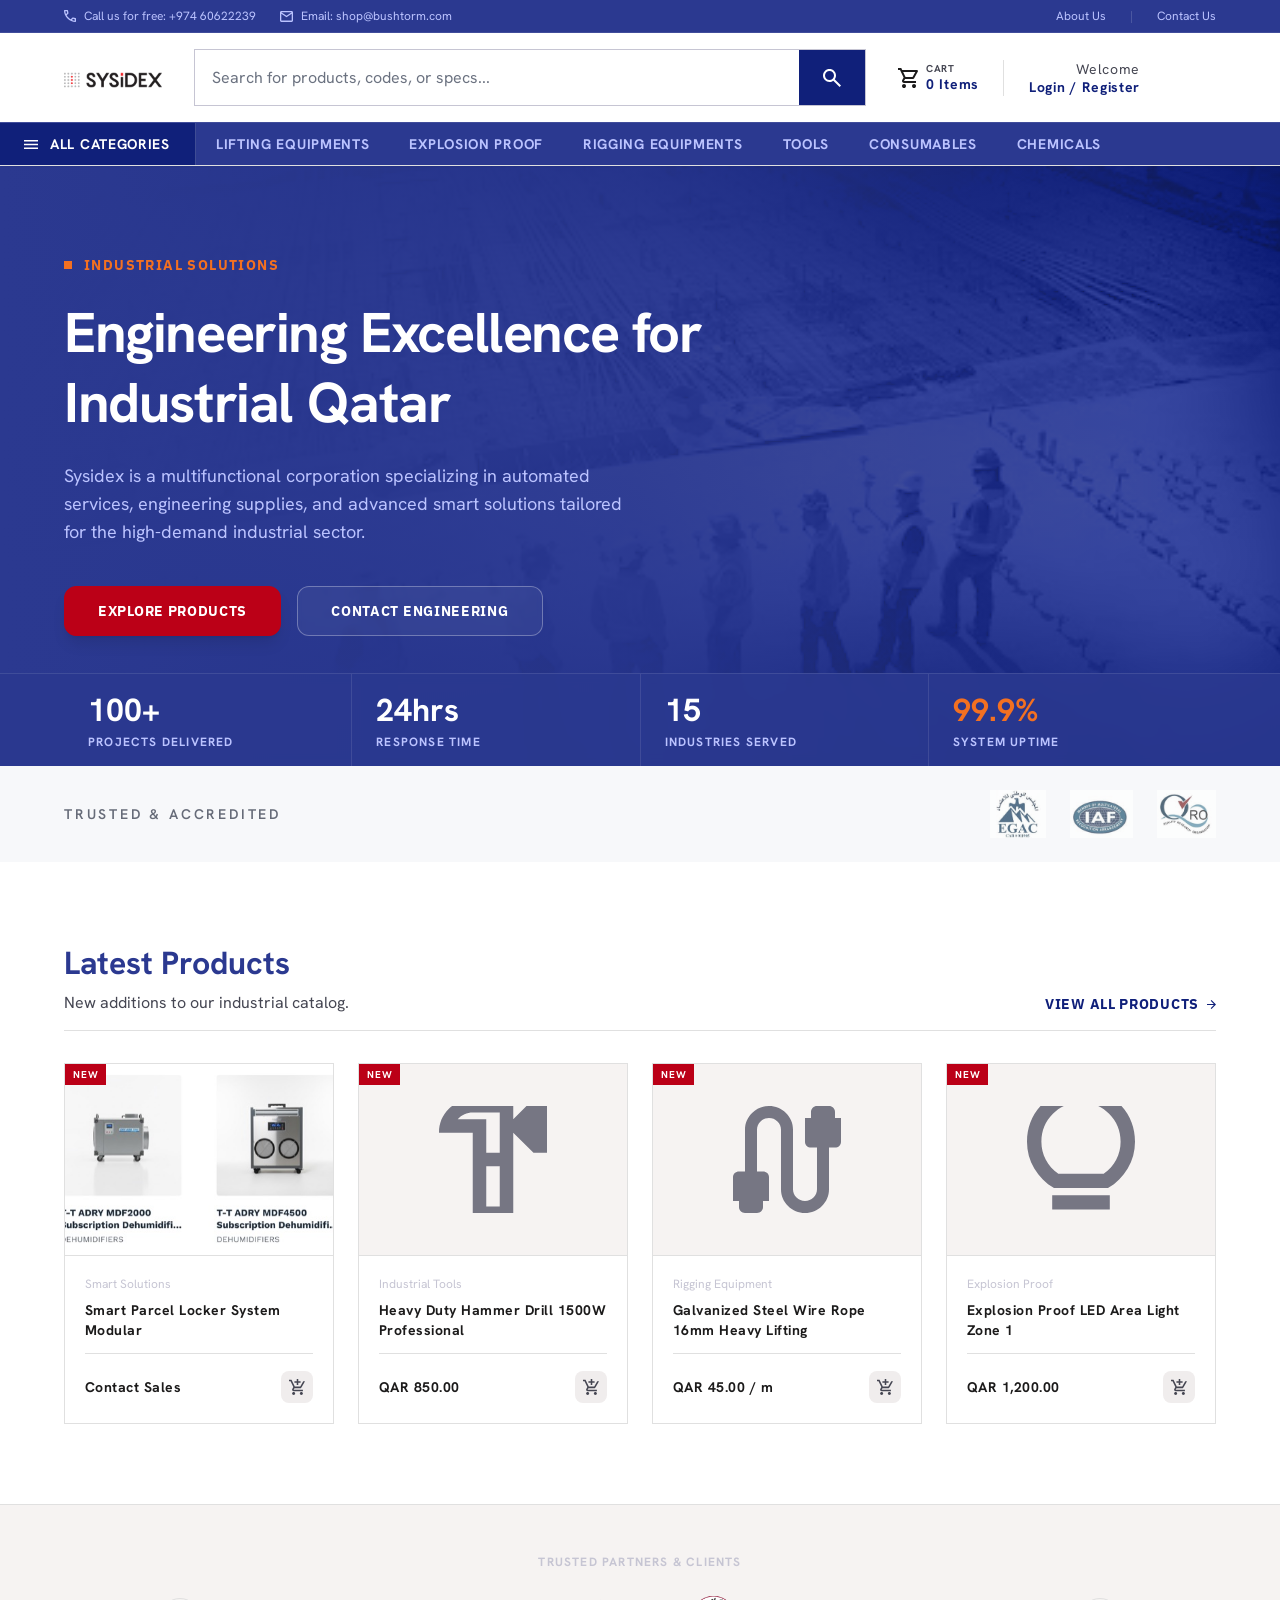
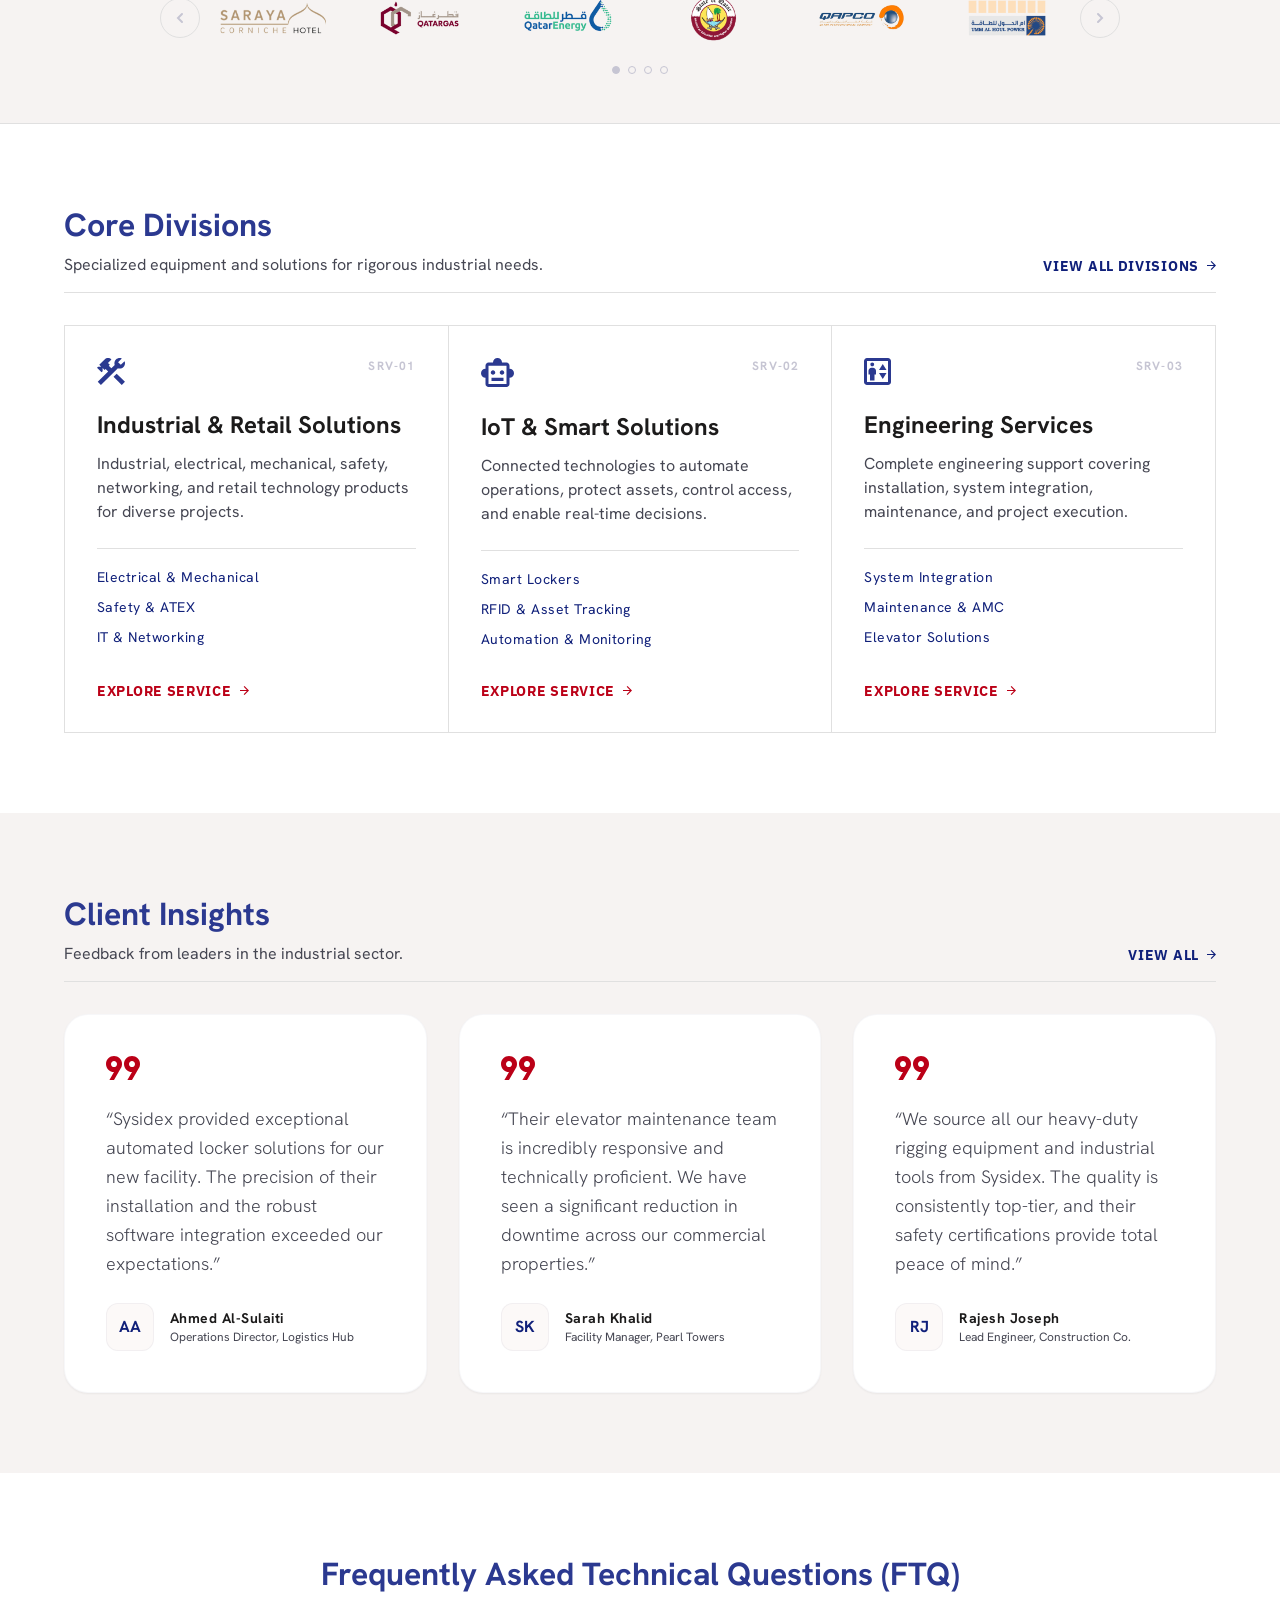
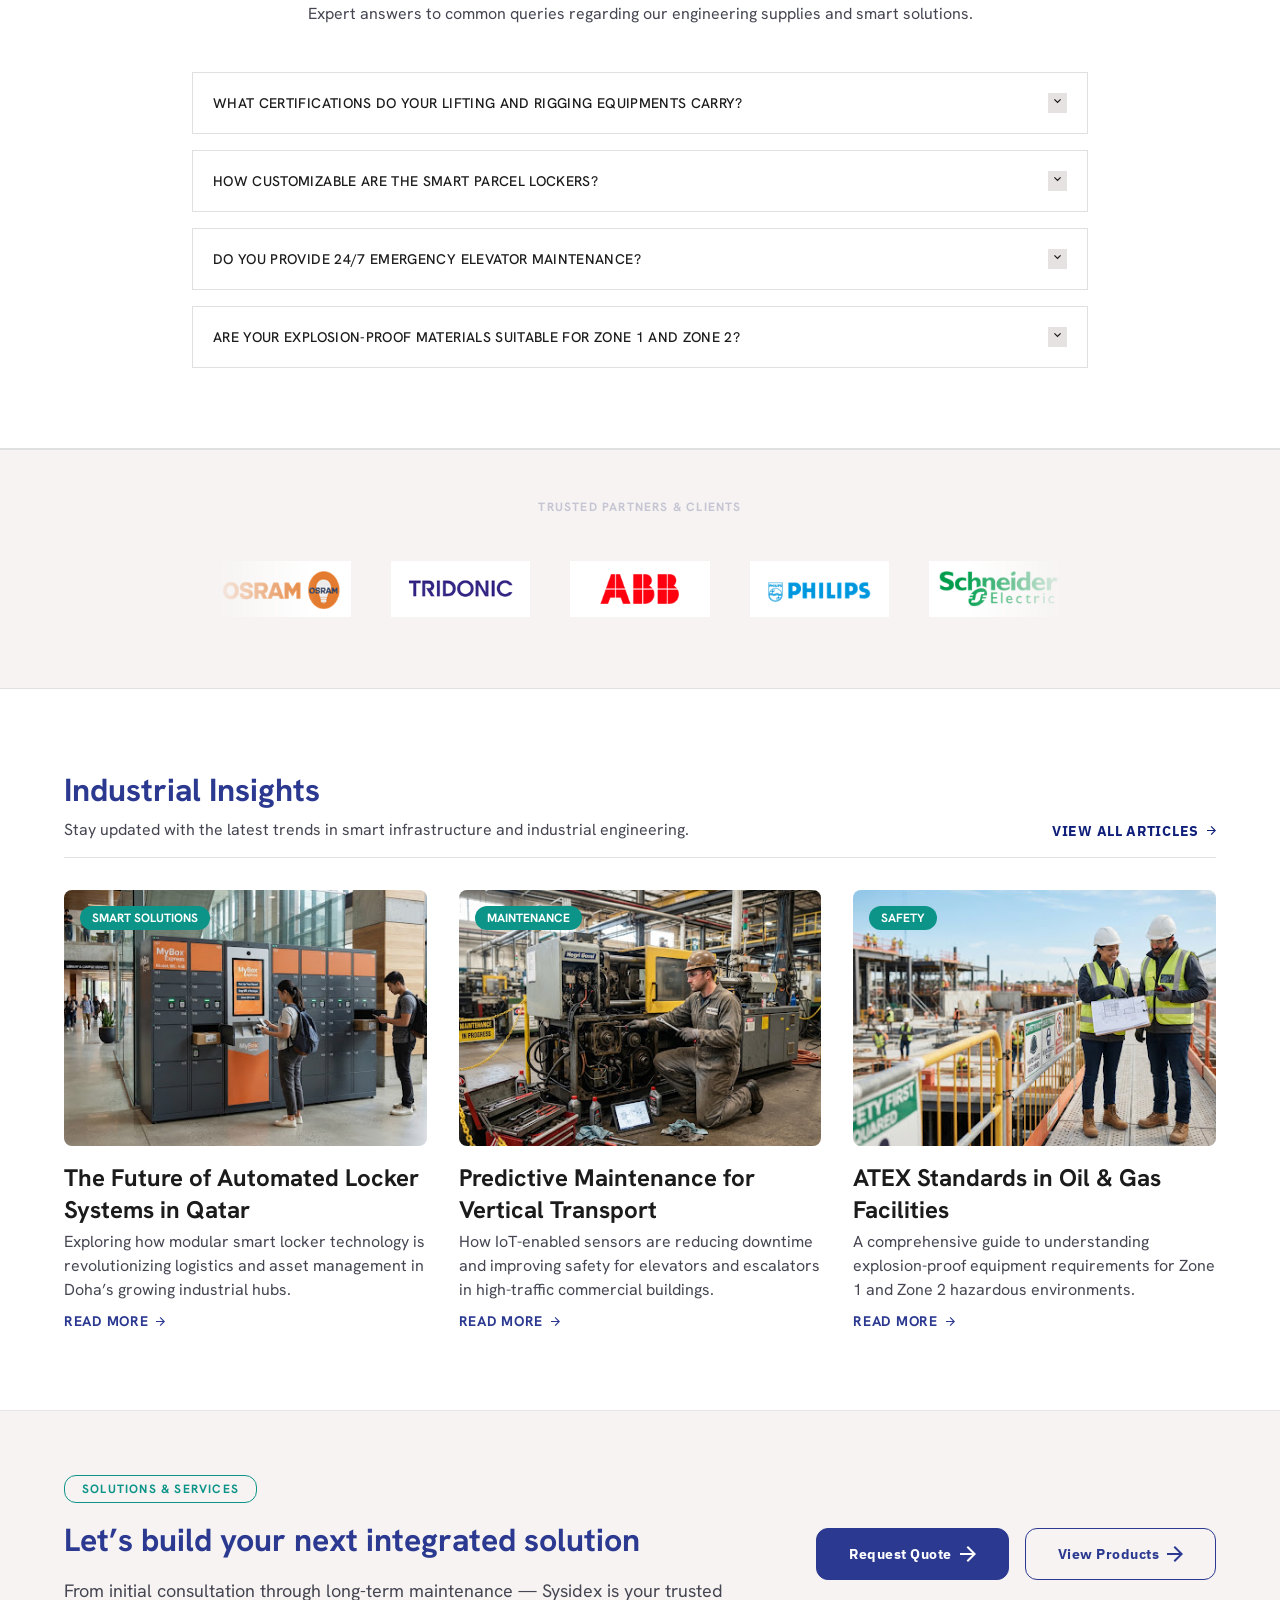
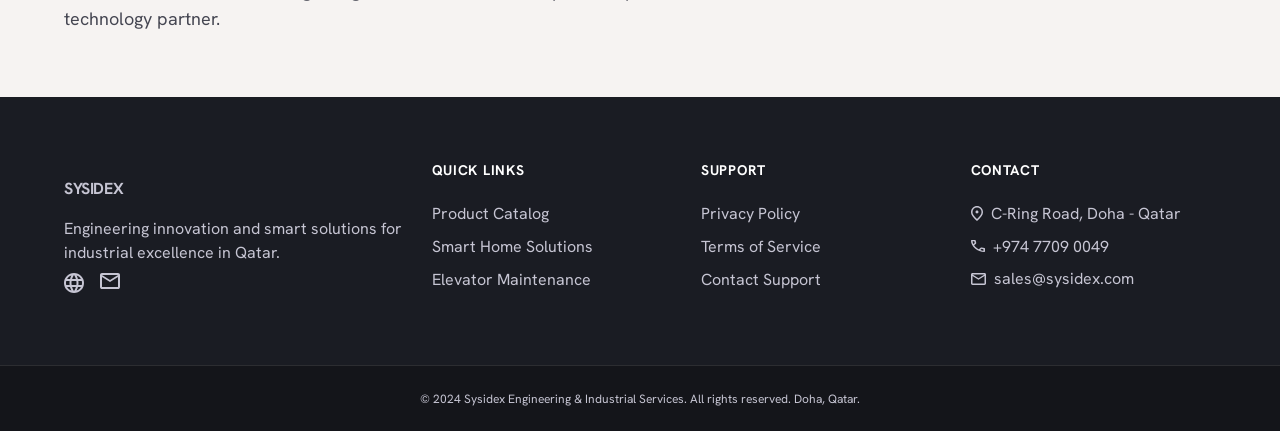
<file: index.html>
<!DOCTYPE html>
<html lang="en">
<head>
<!--
THESIS: An industrial B2B homepage rebuilt exactly from the approved Sysidex Figma comp — engineering trust over ornament.
OWN-WORLD: Sysidex indigo (#2b3990/#10207a) fields, signal-red CTAs, precise Hanken Grotesk headings paired with tracked IBM Plex Sans uppercase labels, hairline #e0e0e0 borders as the only ornament.
STORY: A Qatari industrial buyer lands, understands Sysidex spans tools/rigging/explosion-proof/smart/elevators in one vendor, sees proof (stats, partners, testimonials), and either explores the catalog or requests a quote.
FIRST VIEWPORT: Full-bleed indigo hero, eyebrow + two-line headline + subcopy + two CTAs on the left, faded industrial photo bleeding right, stats bar anchoring the bottom edge.
FORM: Comp reproduction (approved Figma comp is authoritative) — no direction roll, per new-work.md "comp is king".
FINISH: unreviewed and undocumented is unfinished; this build ends with the finish review, the verdict, and DESIGN.md.
-->
<meta charset="UTF-8">
<meta name="viewport" content="width=device-width, initial-scale=1.0">
<title>Sysidex — Engineering Excellence for Industrial Qatar</title>
<meta name="description" content="Sysidex is a multifunctional corporation specializing in automated services, engineering supplies, and advanced smart solutions for Qatar's industrial sector.">
<link rel="preconnect" href="https://fonts.googleapis.com">
<link rel="preconnect" href="https://fonts.gstatic.com" crossorigin>
<link href="https://fonts.googleapis.com/css2?family=Hanken+Grotesk:wght@300;400;500;600;700&family=IBM+Plex+Sans:wght@700&display=swap" rel="stylesheet">
<link rel="stylesheet" href="css/style.css">
<link rel="preload" as="image" href="assets/images/hero-bg.png" fetchpriority="high">
</head>
<body>

<a class="skip-link" href="#main">Skip to content</a>

<header class="site-header">
  <div class="utility-bar">
    <div class="row">
      <div class="utility-left">
        <a class="utility-item" href="tel:+97460622239">
          <img src="assets/icons/icon-phone-small.svg" alt="" width="12" height="12">
          <span>Call us for free: +974 60622239</span>
        </a>
        <a class="utility-item" href="mailto:shop@bushtorm.com">
          <img src="assets/icons/icon-mail-small.svg" alt="" width="13" height="11">
          <span>Email: shop@bushtorm.com</span>
        </a>
      </div>
      <div class="utility-right">
        <a href="#about">About Us</a>
        <span class="divider" aria-hidden="true">|</span>
        <a href="#contact">Contact Us</a>
      </div>
    </div>
  </div>

  <div class="main-header">
    <div class="row">
      <a href="index.html" class="brand-logo">
        <img src="assets/images/logo-sysidex.png" alt="Sysidex" width="98" height="40">
      </a>

      <form class="search-bar" role="search" action="#" onsubmit="return false;">
        <label class="visually-hidden" for="site-search">Search for products, codes, or specs</label>
        <input id="site-search" type="search" placeholder="Search for products, codes, or specs...">
        <button type="submit" aria-label="Search">
          <img src="assets/icons/icon-search.svg" alt="" width="18" height="18">
        </button>
      </form>

      <div class="cart-account">
        <a href="#cart" class="cart-link">
          <img src="assets/icons/icon-cart.svg" alt="" width="20" height="20">
          <span class="cart-copy">
            <span class="cart-label">CART</span>
            <span class="cart-count">0 Items</span>
          </span>
        </a>
        <div class="account-block">
          <span class="account-welcome">Welcome</span>
          <a href="#login" class="account-login">Login / Register</a>
        </div>
      </div>

      <button class="mobile-nav-toggle" aria-expanded="false" aria-controls="mobile-nav" aria-label="Open menu">
        <span></span><span></span><span></span>
      </button>
    </div>
  </div>

  <nav class="nav-bar" aria-label="Primary">
    <div class="row nav-row">
      <button class="all-categories">
        <img src="assets/icons/icon-grid.svg" alt="" width="14" height="9">
        <span>All Categories</span>
      </button>
      <ul class="nav-links">
        <li><a href="#lifting">Lifting Equipments</a></li>
        <li><a href="#explosion-proof">Explosion Proof</a></li>
        <li><a href="#rigging">Rigging Equipments</a></li>
        <li><a href="#tools">Tools</a></li>
        <li><a href="#consumables">Consumables</a></li>
        <li><a href="#chemicals">Chemicals</a></li>
      </ul>
    </div>
  </nav>

  <div id="mobile-nav" class="mobile-nav" hidden>
    <ul>
      <li><a href="#lifting">Lifting Equipments</a></li>
      <li><a href="#explosion-proof">Explosion Proof</a></li>
      <li><a href="#rigging">Rigging Equipments</a></li>
      <li><a href="#tools">Tools</a></li>
      <li><a href="#consumables">Consumables</a></li>
      <li><a href="#chemicals">Chemicals</a></li>
      <li class="mobile-nav-divider"></li>
      <li><a href="#about">About Us</a></li>
      <li><a href="#contact">Contact Us</a></li>
    </ul>
  </div>
</header>

<main id="main">

  <section class="hero" aria-label="Introduction">
    <div class="hero-media" aria-hidden="true">
      <img src="assets/images/hero-bg.png" alt="" width="512" height="232" fetchpriority="high">
      <div class="hero-gradient"></div>
    </div>
    <div class="hero-content">
      <p class="eyebrow"><span class="eyebrow-dot"></span>Industrial Solutions</p>
      <h1>Engineering Excellence for<br>Industrial Qatar</h1>
      <p class="hero-copy">Sysidex is a multifunctional corporation specializing in automated services, engineering supplies, and advanced smart solutions tailored for the high-demand industrial sector.</p>
      <div class="hero-actions">
        <a href="#products" class="btn btn-primary">Explore Products</a>
        <a href="#contact" class="btn btn-ghost">Contact Engineering</a>
      </div>
    </div>
    <div class="hero-stats">
      <div class="row stats-row">
        <div class="stat">
          <span class="stat-value">100+</span>
          <span class="stat-label">Projects Delivered</span>
        </div>
        <div class="stat">
          <span class="stat-value">24hrs</span>
          <span class="stat-label">Response Time</span>
        </div>
        <div class="stat">
          <span class="stat-value">15</span>
          <span class="stat-label">Industries Served</span>
        </div>
        <div class="stat">
          <span class="stat-value stat-accent">99.9%</span>
          <span class="stat-label">System Uptime</span>
        </div>
      </div>
    </div>
  </section>

  <section class="awards" aria-label="Trusted and accredited">
    <div class="section-inner awards-inner">
      <p class="awards-label">Trusted &amp; Accredited</p>
      <div class="awards-badges">
        <img src="assets/icons/badge-egac.png" alt="EGAC Accreditation" width="84" height="64">
        <img src="assets/icons/badge-iaf.png" alt="IAF Member — Multilateral Recognition Arrangement" width="84" height="64">
        <img src="assets/icons/badge-qro.png" alt="QRO — Quality Research Organization" width="84" height="64">
      </div>
    </div>
  </section>

  <section class="products" id="products" aria-labelledby="products-heading">
    <div class="section-inner">
      <div class="section-head">
        <div>
          <h2 id="products-heading">Latest Products</h2>
          <p class="section-sub">New additions to our industrial catalog.</p>
        </div>
        <a href="#" class="text-link">
          View All Products
          <img src="assets/icons/icon-chevron-right.svg" alt="" width="9" height="9">
        </a>
      </div>

      <div class="product-grid">
        <article class="product-card">
          <div class="product-media has-image">
            <img src="assets/images/product-locker.jpg" alt="Smart Parcel Locker System Modular" width="900" height="281" loading="lazy">
            <span class="badge badge-new">New</span>
          </div>
          <div class="product-body">
            <p class="product-category">Smart Solutions</p>
            <h3 class="product-title">Smart Parcel Locker System Modular</h3>
            <div class="product-foot">
              <span class="product-price product-price--cta">Contact Sales</span>
              <button class="icon-btn" aria-label="Add Smart Parcel Locker System Modular to cart">
                <img src="assets/icons/icon-add-cart.svg" alt="" width="16" height="16">
              </button>
            </div>
          </div>
        </article>

        <article class="product-card">
          <div class="product-media">
            <img src="assets/icons/icon-drill.svg" alt="" class="product-glyph" width="32" height="36">
            <span class="badge badge-new">New</span>
          </div>
          <div class="product-body">
            <p class="product-category">Industrial Tools</p>
            <h3 class="product-title">Heavy Duty Hammer Drill 1500W Professional</h3>
            <div class="product-foot">
              <span class="product-price">QAR 850.00</span>
              <button class="icon-btn" aria-label="Add Heavy Duty Hammer Drill 1500W Professional to cart">
                <img src="assets/icons/icon-add-cart.svg" alt="" width="16" height="16">
              </button>
            </div>
          </div>
        </article>

        <article class="product-card">
          <div class="product-media">
            <img src="assets/icons/icon-rope.svg" alt="" class="product-glyph" width="36" height="36">
            <span class="badge badge-new">New</span>
          </div>
          <div class="product-body">
            <p class="product-category">Rigging Equipment</p>
            <h3 class="product-title">Galvanized Steel Wire Rope 16mm Heavy Lifting</h3>
            <div class="product-foot">
              <span class="product-price">QAR 45.00 / m</span>
              <button class="icon-btn" aria-label="Add Galvanized Steel Wire Rope 16mm Heavy Lifting to cart">
                <img src="assets/icons/icon-add-cart.svg" alt="" width="16" height="16">
              </button>
            </div>
          </div>
        </article>

        <article class="product-card">
          <div class="product-media">
            <img src="assets/icons/icon-light.svg" alt="" class="product-glyph" width="30" height="40">
            <span class="badge badge-new">New</span>
          </div>
          <div class="product-body">
            <p class="product-category">Explosion Proof</p>
            <h3 class="product-title">Explosion Proof LED Area Light Zone 1</h3>
            <div class="product-foot">
              <span class="product-price">QAR 1,200.00</span>
              <button class="icon-btn" aria-label="Add Explosion Proof LED Area Light Zone 1 to cart">
                <img src="assets/icons/icon-add-cart.svg" alt="" width="16" height="16">
              </button>
            </div>
          </div>
        </article>
      </div>
    </div>
  </section>

  <section class="partners partners-carousel" aria-label="Trusted partners and clients">
    <p class="partners-label">Trusted Partners &amp; Clients</p>
    <div class="carousel">
      <button class="carousel-nav carousel-nav--prev" type="button" aria-label="Previous partners">
        <img src="assets/icons/icon-chevron-left-nav.svg" alt="" width="16" height="16">
      </button>
      <div class="carousel-track">
        <img src="assets/images/partner-saraya.png" alt="Saraya Corniche Hotel" width="149" height="78" loading="lazy">
        <img src="assets/images/partner-qatargas.png" alt="Qatargas" width="134" height="70" loading="lazy">
        <img src="assets/images/partner-qatarenergy.png" alt="QatarEnergy" width="134" height="70" loading="lazy">
        <img src="assets/images/partner-moehe.png" alt="Ministry of Education and Higher Education, State of Qatar" width="134" height="70" loading="lazy">
        <img src="assets/images/partner-qapco.png" alt="QAPCO — Qatar Petrochemical Company" width="134" height="70" loading="lazy">
        <img src="assets/images/partner-ummalhoul.png" alt="Umm Al Houl Power" width="149" height="78" loading="lazy">
      </div>
      <button class="carousel-nav carousel-nav--next" type="button" aria-label="Next partners">
        <img src="assets/icons/icon-chevron-right-nav.svg" alt="" width="16" height="16">
      </button>
    </div>
    <div class="carousel-dots" role="tablist" aria-label="Partner slides">
      <span class="dot is-active"></span>
      <span class="dot"></span>
      <span class="dot"></span>
      <span class="dot"></span>
    </div>
  </section>

  <section class="divisions" id="divisions" aria-labelledby="divisions-heading">
    <div class="section-inner">
      <div class="section-head">
        <div>
          <h2 id="divisions-heading">Core Divisions</h2>
          <p class="section-sub">Specialized equipment and solutions for rigorous industrial needs.</p>
        </div>
        <a href="#" class="text-link">
          View All Divisions
          <img src="assets/icons/icon-chevron-right.svg" alt="" width="9" height="9">
        </a>
      </div>

      <div class="division-grid">
        <article class="division-card">
          <div class="division-top">
            <img src="assets/icons/icon-div-tools.svg" alt="" class="division-icon" width="28" height="27">
            <span class="division-tag">SRV-01</span>
          </div>
          <h3>Industrial &amp; Retail Solutions</h3>
          <p>Industrial, electrical, mechanical, safety, networking, and retail technology products for diverse projects.</p>
          <ul class="division-list">
            <li><a href="#">Electrical &amp; Mechanical <img src="assets/icons/icon-chevron-tiny.svg" alt="" width="4" height="7"></a></li>
            <li><a href="#">Safety &amp; ATEX <img src="assets/icons/icon-chevron-tiny.svg" alt="" width="4" height="7"></a></li>
            <li><a href="#">IT &amp; Networking <img src="assets/icons/icon-chevron-tiny.svg" alt="" width="4" height="7"></a></li>
          </ul>
          <a href="#" class="division-link">
            Explore Service
            <img src="assets/icons/icon-chevron-red.svg" alt="" width="9" height="9">
          </a>
        </article>

        <article class="division-card">
          <div class="division-top">
            <img src="assets/icons/icon-div-smart.svg" alt="" class="division-icon" width="33" height="29">
            <span class="division-tag">SRV-02</span>
          </div>
          <h3>IoT &amp; Smart Solutions</h3>
          <p>Connected technologies to automate operations, protect assets, control access, and enable real-time decisions.</p>
          <ul class="division-list">
            <li><a href="#">Smart Lockers <img src="assets/icons/icon-chevron-tiny.svg" alt="" width="4" height="7"></a></li>
            <li><a href="#">RFID &amp; Asset Tracking <img src="assets/icons/icon-chevron-tiny.svg" alt="" width="4" height="7"></a></li>
            <li><a href="#">Automation &amp; Monitoring <img src="assets/icons/icon-chevron-tiny.svg" alt="" width="4" height="7"></a></li>
          </ul>
          <a href="#" class="division-link">
            Explore Service
            <img src="assets/icons/icon-chevron-red.svg" alt="" width="9" height="9">
          </a>
        </article>

        <article class="division-card">
          <div class="division-top">
            <img src="assets/icons/icon-div-elevator.svg" alt="" class="division-icon" width="27" height="27">
            <span class="division-tag">SRV-03</span>
          </div>
          <h3>Engineering Services</h3>
          <p>Complete engineering support covering installation, system integration, maintenance, and project execution.</p>
          <ul class="division-list">
            <li><a href="#">System Integration <img src="assets/icons/icon-chevron-tiny.svg" alt="" width="4" height="7"></a></li>
            <li><a href="#">Maintenance &amp; AMC <img src="assets/icons/icon-chevron-tiny.svg" alt="" width="4" height="7"></a></li>
            <li><a href="#">Elevator Solutions <img src="assets/icons/icon-chevron-tiny.svg" alt="" width="4" height="7"></a></li>
          </ul>
          <a href="#" class="division-link">
            Explore Service
            <img src="assets/icons/icon-chevron-red.svg" alt="" width="9" height="9">
          </a>
        </article>
      </div>
    </div>
  </section>

  <section class="testimonials" aria-labelledby="testimonials-heading">
    <div class="section-inner">
      <div class="section-head">
        <div>
          <h2 id="testimonials-heading">Client Insights</h2>
          <p class="section-sub">Feedback from leaders in the industrial sector.</p>
        </div>
        <a href="#" class="text-link">
          View All
          <img src="assets/icons/icon-chevron-right.svg" alt="" width="9" height="9">
        </a>
      </div>
      <div class="testimonial-grid">
        <figure class="testimonial-card">
          <img src="assets/icons/icon-quote.svg" alt="" class="quote-icon" width="34" height="24">
          <blockquote>
            <p>&ldquo;Sysidex provided exceptional automated locker solutions for our new facility. The precision of their installation and the robust software integration exceeded our expectations.&rdquo;</p>
          </blockquote>
          <figcaption>
            <span class="avatar">AA</span>
            <span class="author">
              <span class="author-name">Ahmed Al-Sulaiti</span>
              <span class="author-title">Operations Director, Logistics Hub</span>
            </span>
          </figcaption>
        </figure>

        <figure class="testimonial-card">
          <img src="assets/icons/icon-quote.svg" alt="" class="quote-icon" width="34" height="24">
          <blockquote>
            <p>&ldquo;Their elevator maintenance team is incredibly responsive and technically proficient. We have seen a significant reduction in downtime across our commercial properties.&rdquo;</p>
          </blockquote>
          <figcaption>
            <span class="avatar">SK</span>
            <span class="author">
              <span class="author-name">Sarah Khalid</span>
              <span class="author-title">Facility Manager, Pearl Towers</span>
            </span>
          </figcaption>
        </figure>

        <figure class="testimonial-card">
          <img src="assets/icons/icon-quote.svg" alt="" class="quote-icon" width="34" height="24">
          <blockquote>
            <p>&ldquo;We source all our heavy-duty rigging equipment and industrial tools from Sysidex. The quality is consistently top-tier, and their safety certifications provide total peace of mind.&rdquo;</p>
          </blockquote>
          <figcaption>
            <span class="avatar">RJ</span>
            <span class="author">
              <span class="author-name">Rajesh Joseph</span>
              <span class="author-title">Lead Engineer, Construction Co.</span>
            </span>
          </figcaption>
        </figure>
      </div>
    </div>
  </section>

  <section class="faq" aria-labelledby="faq-heading">
    <div class="faq-inner">
      <div class="faq-head">
        <h2 id="faq-heading">Frequently Asked Technical Questions (FTQ)</h2>
        <p>Expert answers to common queries regarding our engineering supplies and smart solutions.</p>
      </div>
      <div class="faq-list">
        <details class="faq-item">
          <summary>
            What certifications do your lifting and rigging equipments carry?
            <img src="assets/icons/icon-faq-toggle.svg" alt="" width="19" height="20">
          </summary>
          <p data-placeholder="true">Contact our engineering team for the current certification and inspection documentation for this equipment category.</p>
        </details>
        <details class="faq-item">
          <summary>
            How customizable are the smart parcel lockers?
            <img src="assets/icons/icon-faq-toggle.svg" alt="" width="19" height="20">
          </summary>
          <p data-placeholder="true">Contact our engineering team to discuss configuration options for compartment size, quantity, access method, and software integration.</p>
        </details>
        <details class="faq-item">
          <summary>
            Do you provide 24/7 emergency elevator maintenance?
            <img src="assets/icons/icon-faq-toggle.svg" alt="" width="19" height="20">
          </summary>
          <p data-placeholder="true">Contact our engineering team for details on AMC coverage and emergency call-out response for your site.</p>
        </details>
        <details class="faq-item">
          <summary>
            Are your explosion-proof materials suitable for Zone 1 and Zone 2?
            <img src="assets/icons/icon-faq-toggle.svg" alt="" width="19" height="20">
          </summary>
          <p data-placeholder="true">Contact our engineering team for the zone rating and datasheet of the specific explosion-proof product you need.</p>
        </details>
      </div>
    </div>
  </section>

  <section class="partners" aria-label="Trusted partners and clients">
    <p class="partners-label">Trusted Partners &amp; Clients</p>
    <div class="marquee marquee-static">
      <div class="marquee-track marquee-track-static">
        <img src="assets/images/partner-osram.png" alt="OSRAM" width="194" height="78" loading="lazy">
        <img src="assets/images/partner-tridonic.png" alt="Tridonic" width="194" height="78" loading="lazy">
        <img src="assets/images/partner-abb.png" alt="ABB" width="194" height="78" loading="lazy">
        <img src="assets/images/partner-philips.png" alt="Philips" width="194" height="78" loading="lazy">
        <img src="assets/images/partner-schneider.png" alt="Schneider Electric" width="194" height="78" loading="lazy">
      </div>
    </div>
  </section>

  <section class="insights" aria-labelledby="insights-heading">
    <div class="section-inner">
      <div class="section-head">
        <div>
          <h2 id="insights-heading">Industrial Insights</h2>
          <p class="section-sub">Stay updated with the latest trends in smart infrastructure and industrial engineering.</p>
        </div>
        <a href="#" class="text-link">
          View All Articles
          <img src="assets/icons/icon-chevron-right.svg" alt="" width="9" height="9">
        </a>
      </div>

      <div class="blog-grid">
        <article class="blog-card">
          <div class="blog-media">
            <img src="assets/images/blog-lockers.png" alt="" width="512" height="279" loading="lazy">
            <span class="blog-tag">Smart Solutions</span>
          </div>
          <h3>The Future of Automated Locker Systems in Qatar</h3>
          <p>Exploring how modular smart locker technology is revolutionizing logistics and asset management in Doha&rsquo;s growing industrial hubs.</p>
          <a href="#" class="blog-link">
            Read More
            <img src="assets/icons/icon-readmore-arrow.svg" alt="" width="9" height="9">
          </a>
        </article>

        <article class="blog-card">
          <div class="blog-media">
            <img src="assets/images/blog-maintenance.png" alt="" width="512" height="279" loading="lazy">
            <span class="blog-tag">Maintenance</span>
          </div>
          <h3>Predictive Maintenance for Vertical Transport</h3>
          <p>How IoT-enabled sensors are reducing downtime and improving safety for elevators and escalators in high-traffic commercial buildings.</p>
          <a href="#" class="blog-link">
            Read More
            <img src="assets/icons/icon-readmore-arrow.svg" alt="" width="9" height="9">
          </a>
        </article>

        <article class="blog-card">
          <div class="blog-media">
            <img src="assets/images/blog-safety.png" alt="" width="512" height="279" loading="lazy">
            <span class="blog-tag">Safety</span>
          </div>
          <h3>ATEX Standards in Oil &amp; Gas Facilities</h3>
          <p>A comprehensive guide to understanding explosion-proof equipment requirements for Zone 1 and Zone 2 hazardous environments.</p>
          <a href="#" class="blog-link">
            Read More
            <img src="assets/icons/icon-readmore-arrow.svg" alt="" width="9" height="9">
          </a>
        </article>
      </div>
    </div>
  </section>

  <section class="cta-banner" id="contact" aria-labelledby="cta-heading">
    <div class="section-inner cta-inner">
      <div class="cta-copy">
        <span class="pill">Solutions &amp; Services</span>
        <h2 id="cta-heading">Let&rsquo;s build your next integrated solution</h2>
        <p>From initial consultation through long-term maintenance — Sysidex is your trusted technology partner.</p>
      </div>
      <div class="cta-actions">
        <a href="#quote" class="btn btn-cta-primary">
          Request Quote
          <img src="assets/icons/icon-quote-btn.svg" alt="" width="16" height="16">
        </a>
        <a href="#products" class="btn btn-cta-ghost">
          View Products
          <img src="assets/icons/icon-products-btn.svg" alt="" width="16" height="16">
        </a>
      </div>
    </div>
  </section>

</main>

<footer class="site-footer">
  <div class="footer-main">
    <div class="footer-col footer-brand">
      <p class="footer-logo">SYSIDEX</p>
      <p>Engineering innovation and smart solutions for industrial excellence in Qatar.</p>
      <div class="footer-social">
        <a href="#" aria-label="Sysidex on social media">
          <img src="assets/icons/icon-social-1.svg" alt="" width="20" height="20">
        </a>
        <a href="#" aria-label="Sysidex on social media">
          <img src="assets/icons/icon-social-2.svg" alt="" width="20" height="16">
        </a>
      </div>
    </div>
    <div class="footer-col">
      <h4>Quick Links</h4>
      <ul>
        <li><a href="#">Product Catalog</a></li>
        <li><a href="#">Smart Home Solutions</a></li>
        <li><a href="#">Elevator Maintenance</a></li>
      </ul>
    </div>
    <div class="footer-col">
      <h4>Support</h4>
      <ul>
        <li><a href="#">Privacy Policy</a></li>
        <li><a href="#">Terms of Service</a></li>
        <li><a href="#">Contact Support</a></li>
      </ul>
    </div>
    <div class="footer-col">
      <h4>Contact</h4>
      <address>
        <p><img src="assets/icons/icon-footer-pin.svg" alt="" width="12" height="15"> C-Ring Road, Doha - Qatar</p>
        <p><a href="tel:+97477090049"><img src="assets/icons/icon-footer-phone.svg" alt="" width="14" height="12"> +974 7709 0049</a></p>
        <p><a href="mailto:sales@sysidex.com"><img src="assets/icons/icon-footer-mail.svg" alt="" width="15" height="12"> sales@sysidex.com</a></p>
      </address>
    </div>
  </div>
  <div class="footer-bottom">
    <p>© 2024 Sysidex Engineering &amp; Industrial Services. All rights reserved. Doha, Qatar.</p>
  </div>
</footer>

<script src="js/script.js"></script>
</body>
</html>
</file>
<file: css/style.css>
/* ==========================================================================
   Sysidex — tokens
   ========================================================================== */

:root {
  --blue: #2b3990;
  --indigo: #10207a;
  --orange: #f37021;
  --red: #bb0017;
  --teal: #0d9488;
  --muted-on-blue: #bbc3ff;

  --border: #e0e0e0;
  --border-light: #c6c5d3;
  --text-faint: #666b78;
  --body-text: #454652;
  --ink: #1c1b1b;

  --bg-warm-1: #f6f3f2;
  --bg-warm-2: #fcf9f8;
  --bg-warm-3: #f7f8fa;
  --icon-bg: #f0eded;
  --icon-bg-hover: #e6dfdc;
  --input-placeholder: #6b7280;
  --hover-dark: #0c1a63;

  --footer-bg: #1a1c23;
  --footer-bottom: #14151a;

  --font-body: "Hanken Grotesk", system-ui, sans-serif;
  --font-label: "IBM Plex Sans", system-ui, sans-serif;

  --container: 1440px;
  --pad-x: 64px;
  --radius-sm: 8px;
  --radius-btn: 12px;

  --shadow-sm: 0 1px 2px rgba(0,0,0,.05);
  --shadow-btn: 0 10px 15px -3px rgba(0,0,0,.1), 0 4px 6px -4px rgba(0,0,0,.1);
  --shadow-card-hover: 0 8px 24px rgba(16,32,122,.08);
}

/* ==========================================================================
   Reset
   ========================================================================== */

*, *::before, *::after { box-sizing: border-box; }
html { -webkit-text-size-adjust: 100%; scroll-behavior: smooth; }
body {
  margin: 0;
  font-family: var(--font-body);
  color: var(--ink);
  background: #fff;
  -webkit-font-smoothing: antialiased;
}
img { max-width: 100%; display: block; }
a { color: inherit; text-decoration: none; }
ul { margin: 0; padding: 0; list-style: none; }
p { margin: 0; }
button { font: inherit; color: inherit; background: none; border: 0; cursor: pointer; padding: 0; }
h1, h2, h3, h4 { margin: 0; font-family: var(--font-body); }
address { font-style: normal; }
input { font: inherit; }

.visually-hidden {
  position: absolute;
  width: 1px; height: 1px;
  padding: 0; margin: -1px;
  overflow: hidden;
  clip: rect(0,0,0,0);
  white-space: nowrap;
  border: 0;
}

.skip-link {
  position: absolute;
  left: 8px; top: -48px;
  background: var(--indigo);
  color: #fff;
  padding: 10px 16px;
  z-index: 200;
  transition: top .15s ease-out;
}
.skip-link:focus { top: 8px; }

:focus-visible {
  outline: 2px solid var(--orange);
  outline-offset: 2px;
}

.row { max-width: var(--container); margin: 0 auto; padding: 0 var(--pad-x); }

.section-inner { max-width: var(--container); margin: 0 auto; }

.eyebrow {
  display: flex; align-items: center; gap: 12px;
  font-family: var(--font-label);
  font-weight: 700;
  font-size: 14px;
  letter-spacing: 0.1em;
  text-transform: uppercase;
  color: var(--orange);
  margin: 0;
}
.eyebrow-dot { width: 8px; height: 8px; background: var(--orange); flex-shrink: 0; }
.eyebrow-light { color: var(--orange); }

/* ==========================================================================
   Buttons
   ========================================================================== */

.btn {
  display: inline-flex;
  align-items: center;
  gap: 8px;
  justify-content: center;
  font-family: var(--font-label);
  font-weight: 700;
  font-size: 14px;
  letter-spacing: 0.05em;
  text-transform: uppercase;
  padding: 15px 33px;
  border: 1px solid transparent;
  border-radius: var(--radius-btn);
  white-space: nowrap;
  transition: transform .15s ease-out, background-color .15s ease-out, border-color .15s ease-out;
}
.btn:hover { transform: translateY(-1px); }
.btn:active { transform: translateY(0); }

.btn-primary {
  background: var(--red);
  border-color: var(--red);
  color: #fff;
  box-shadow: var(--shadow-btn);
}
.btn-primary:hover { background: #970012; border-color: #970012; }

.btn-ghost {
  background: rgba(255,255,255,.05);
  border-color: rgba(255,255,255,.3);
  color: #fff;
  backdrop-filter: blur(2px);
}
.btn-ghost:hover { background: rgba(255,255,255,.12); }

.btn-cta-primary,
.btn-cta-ghost {
  font-size: 14px;
  padding: 16px 32px;
  letter-spacing: 0.035em;
  text-transform: none;
}
.btn-cta-primary { background: var(--blue); border-color: var(--blue); color: #fff; }
.btn-cta-primary:hover { background: var(--indigo); border-color: var(--indigo); }
.btn-cta-ghost { border-color: var(--blue); color: var(--blue); }
.btn-cta-ghost:hover { background: rgba(43,57,144,.06); }

.text-link {
  display: inline-flex;
  align-items: center;
  gap: 8px;
  font-family: var(--font-label);
  font-weight: 700;
  font-size: 14px;
  letter-spacing: 0.05em;
  text-transform: uppercase;
  color: var(--indigo);
  white-space: nowrap;
}
.text-link:hover { text-decoration: underline; }
.text-link img { transition: transform .15s ease-out; }
.text-link:hover img { transform: translateX(3px); }

/* ==========================================================================
   Header
   ========================================================================== */

.site-header { position: relative; z-index: 100; border-bottom: 1px solid var(--border); box-shadow: var(--shadow-sm); }

.utility-bar { background: var(--blue); border-bottom: 1px solid rgba(255,255,255,.1); }
.utility-bar .row {
  display: flex; align-items: center; justify-content: space-between;
  padding-top: 8px; padding-bottom: 8px;
}
.utility-left { display: flex; gap: 24px; }
.utility-item { display: flex; align-items: center; gap: 8px; font-size: 12px; color: var(--muted-on-blue); }
.utility-item:hover { color: #fff; }
.utility-right { display: flex; align-items: center; gap: 24px; font-size: 12px; }
.utility-right a { color: var(--muted-on-blue); }
.utility-right a:hover { color: #fff; }
.utility-right .divider { color: rgba(255,255,255,.2); }

.main-header { background: #fff; }
.main-header .row {
  display: flex; align-items: center; gap: 32px;
  padding-top: 16px; padding-bottom: 16px;
}
.brand-logo { flex-shrink: 0; }

.search-bar {
  flex: 1 1 0;
  min-width: 0;
  max-width: 672px;
  display: flex;
  border: 1px solid var(--border-light);
}
.search-bar input {
  flex: 1 1 0;
  min-width: 0;
  border: none;
  padding: 17px;
  font-size: 16px;
  color: var(--ink);
}
.search-bar input::placeholder { color: var(--input-placeholder); }
.search-bar input:focus { outline: none; }
.search-bar:focus-within { outline: 2px solid var(--orange); outline-offset: 2px; }
.search-bar button {
  background: var(--indigo);
  padding: 0 24px;
  display: flex;
  align-items: center;
  justify-content: center;
}
.search-bar button:hover { background: var(--hover-dark); }

.cart-account { display: flex; align-items: center; gap: 24px; flex-shrink: 0; }
.cart-link { display: flex; align-items: center; gap: 8px; }
.cart-copy { display: flex; flex-direction: column; }
.cart-label { font-weight: 700; font-size: 10px; letter-spacing: 0.05em; color: var(--body-text); }
.cart-count { font-weight: 700; font-size: 14px; letter-spacing: 0.05em; color: var(--indigo); }
.account-block {
  display: flex; flex-direction: column; align-items: flex-end;
  border-left: 1px solid var(--border);
  padding-left: 25px;
}
.account-welcome { font-size: 14px; color: var(--body-text); letter-spacing: 0.05em; }
.account-login { font-weight: 700; font-size: 14px; color: var(--indigo); letter-spacing: 0.05em; }
.account-login:hover { text-decoration: underline; }

.mobile-nav-toggle {
  display: none;
  flex-direction: column;
  gap: 5px;
  padding: 6px;
  flex-shrink: 0;
}
.mobile-nav-toggle span { width: 22px; height: 2px; background: var(--ink); }

.nav-bar { background: var(--blue); border-top: 1px solid rgba(255,255,255,.1); }
.nav-row { display: flex; align-items: center; padding: 0; }

.all-categories {
  display: flex; align-items: center; gap: 12px;
  background: var(--indigo);
  border-right: 1px solid rgba(255,255,255,.2);
  padding: 12px 25px 12px 24px;
  font-family: var(--font-body);
  font-weight: 700; font-size: 14px;
  letter-spacing: 0.05em; text-transform: uppercase;
  color: #fff;
  flex-shrink: 0;
}
.all-categories:hover { background: var(--hover-dark); }

.nav-links { display: flex; align-items: center; overflow-x: auto; scrollbar-width: none; }
.nav-links::-webkit-scrollbar { display: none; }
.nav-links li { flex-shrink: 0; }
.nav-links a {
  display: block;
  padding: 12px 20px;
  font-weight: 700; font-size: 14px;
  letter-spacing: 0.05em; text-transform: uppercase;
  color: var(--muted-on-blue);
}
.nav-links a:hover { color: #fff; }

.mobile-nav { display: none; }

/* ==========================================================================
   Hero
   ========================================================================== */

.hero {
  position: relative;
  background: var(--indigo);
  overflow: clip;
  padding: 40px var(--pad-x) 0;
  min-height: 600px;
  display: flex;
  align-items: center;
}

.hero-media { position: absolute; inset: 0; }
.hero-media img {
  position: absolute; inset: 0;
  width: 100%; height: 100%;
  object-fit: cover;
  mix-blend-mode: luminosity;
  opacity: .3;
}
.hero-gradient {
  position: absolute; inset: 0;
  background: linear-gradient(90deg, var(--blue) 0%, rgba(43,57,144,.8) 50%, rgba(43,57,144,0) 100%);
}

.hero-content {
  position: relative;
  z-index: 1;
  max-width: 640px;
  padding: 40px 0 120px;
}
.hero-content h1 {
  color: #fff;
  font-weight: 700;
  font-size: clamp(34px, 4.6vw, 56px);
  line-height: 1.25;
  letter-spacing: -0.025em;
  margin-top: 24px;
}
.hero-copy {
  color: var(--muted-on-blue);
  font-size: 18px;
  line-height: 1.55;
  max-width: 576px;
  margin-top: 24px;
}
.hero-actions { display: flex; flex-wrap: wrap; gap: 16px; margin-top: 40px; }

.hero-stats {
  position: absolute;
  left: 0; right: 0; bottom: 0;
  background: rgba(43,57,144,.9);
  backdrop-filter: blur(6px);
  border-top: 1px solid rgba(255,255,255,.1);
}
.stats-row { display: flex; }
.stat {
  flex: 1 1 0;
  min-width: 0;
  padding: 16px 24px;
  border-left: 1px solid rgba(255,255,255,.1);
  display: flex;
  flex-direction: column;
  gap: 4px;
}
.stat:first-child { border-left: none; }
.stat-value { font-weight: 700; font-size: 32px; color: #fff; line-height: 1.25; }
.stat-accent { color: var(--orange); }
.stat-label { font-weight: 700; font-size: 12px; letter-spacing: 0.1em; text-transform: uppercase; color: var(--muted-on-blue); }

/* ==========================================================================
   Section heads
   ========================================================================== */

.section-head {
  display: flex;
  align-items: flex-end;
  justify-content: space-between;
  gap: 24px;
  flex-wrap: wrap;
  border-bottom: 1px solid var(--border);
  padding-bottom: 17px;
  margin-bottom: 32px;
}
.section-head h2 { font-weight: 700; font-size: 32px; color: var(--blue); }
.section-sub { color: var(--body-text); font-size: 16px; margin-top: 8px; }

/* ==========================================================================
   Products
   ========================================================================== */

.products { background: #fff; padding: 80px var(--pad-x); }

.product-grid {
  display: grid;
  grid-template-columns: repeat(4, 1fr);
  gap: 24px;
}

.product-card {
  border: 1px solid var(--border);
  background: #fff;
  display: flex;
  flex-direction: column;
  transition: box-shadow .2s ease-out, border-color .2s ease-out;
}
.product-card:hover {
  border-color: var(--border-light);
  box-shadow: var(--shadow-card-hover);
}

.product-media {
  position: relative;
  height: 192px;
  border-bottom: 1px solid var(--border);
  background: var(--bg-warm-1);
  display: flex;
  align-items: center;
  justify-content: center;
  overflow: hidden;
}
.product-media.has-image { background: none; }
.product-media img:not(.badge) { width: 100%; height: 100%; object-fit: cover; }
.product-media .product-glyph { width: auto; height: auto; max-height: 56%; max-width: 40%; object-fit: contain; }

.badge {
  position: absolute;
  top: 0; left: 0;
  font-weight: 700; font-size: 10px;
  letter-spacing: 0.08em; text-transform: uppercase;
  padding: 4px 8px;
  color: #fff;
}
.badge-new { background: var(--red); }

.product-body { padding: 20px; display: flex; flex-direction: column; flex: 1; }
.product-category { font-size: 12px; color: var(--border-light); }
.product-title {
  font-weight: 700; font-size: 14px;
  letter-spacing: 0.035em;
  line-height: 1.45;
  color: var(--ink);
  margin-top: 8px;
  padding-bottom: 12px;
  flex: 1;
}
.product-foot {
  display: flex; align-items: center; justify-content: space-between;
  border-top: 1px solid var(--border);
  padding-top: 17px;
}
.product-price { font-weight: 700; font-size: 14px; letter-spacing: 0.035em; color: var(--ink); }
.product-price--cta { color: var(--ink); }

.icon-btn {
  width: 32px; height: 32px;
  background: var(--icon-bg);
  border-radius: var(--radius-sm);
  display: flex; align-items: center; justify-content: center;
  flex-shrink: 0;
  transition: background-color .15s ease-out;
}
.icon-btn:hover { background: var(--icon-bg-hover); }

/* ==========================================================================
   Partners marquee
   ========================================================================== */

.partners {
  background: var(--bg-warm-1);
  border-top: 1px solid var(--border);
  border-bottom: 1px solid var(--border);
  padding: 49px var(--pad-x);
  display: flex;
  flex-direction: column;
  align-items: center;
  gap: 24px;
}
.partners-label {
  font-weight: 700; font-size: 12px;
  letter-spacing: 0.1em; text-transform: uppercase;
  color: var(--border-light);
  text-align: center;
}

.marquee {
  position: relative;
  width: 100%;
  height: 100px;
  overflow: hidden;
  -webkit-mask-image: linear-gradient(90deg, transparent, #000 12%, #000 88%, transparent);
  mask-image: linear-gradient(90deg, transparent, #000 12%, #000 88%, transparent);
}
.marquee-track {
  display: flex;
  width: max-content;
  height: 100%;
  animation: marquee 28s linear infinite;
}
@keyframes marquee {
  from { transform: translateX(0); }
  to { transform: translateX(-50%); }
}
@media (prefers-reduced-motion: reduce) {
  .marquee-track { animation: none; overflow-x: auto; }
}

.marquee-static { width: auto; max-width: 1152px; margin: 0 auto; }
.marquee-track-static {
  width: 100%;
  animation: none;
  justify-content: center;
  align-items: center;
  gap: 40px;
  flex-wrap: wrap;
}
.marquee-track-static img { height: 56px; width: auto; object-fit: contain; }

/* ==========================================================================
   Divisions
   ========================================================================== */

.divisions { background: #fff; padding: 80px var(--pad-x); }

.division-grid {
  display: grid;
  grid-template-columns: repeat(3, 1fr);
  gap: 1px;
  background: var(--border);
  border: 1px solid var(--border);
}

.division-card {
  background: #fff;
  padding: 32px;
  display: flex;
  flex-direction: column;
}
.division-top { display: flex; align-items: flex-start; justify-content: space-between; margin-bottom: 24px; }
.division-icon { flex-shrink: 0; }
.division-tag {
  font-weight: 700; font-size: 12px;
  letter-spacing: 0.1em; text-transform: uppercase;
  color: var(--border-light);
}
.division-card h3 { font-weight: 700; font-size: 24px; margin-bottom: 12px; }
.division-card > p { color: var(--body-text); font-size: 16px; line-height: 1.5; margin-bottom: 24px; }

.division-list {
  border-top: 1px solid var(--border);
  padding-top: 17px;
  display: flex;
  flex-direction: column;
  gap: 8px;
  margin-bottom: 32px;
  flex: 1;
}
.division-list a {
  display: flex; align-items: center; justify-content: space-between;
  font-size: 14px; letter-spacing: 0.035em;
  color: var(--indigo);
  padding: 2px 0;
}
.division-list a:hover { text-decoration: underline; }
.division-list img { flex-shrink: 0; }

.division-link {
  display: inline-flex; align-items: center; gap: 8px;
  font-family: var(--font-label);
  font-weight: 700; font-size: 14px;
  letter-spacing: 0.05em; text-transform: uppercase;
  color: var(--red);
}
.division-link:hover { text-decoration: underline; }
.division-link img { transition: transform .15s ease-out; }
.division-link:hover img { transform: translateX(3px); }

/* ==========================================================================
   Testimonials
   ========================================================================== */

.testimonials { background: var(--bg-warm-1); padding: 80px var(--pad-x); overflow: clip; }

.testimonial-grid {
  display: grid;
  grid-template-columns: repeat(3, 1fr);
  gap: 32px;
}

.testimonial-card {
  background: #fff;
  border: 1px solid rgba(198,197,211,.15);
  border-radius: 24px;
  box-shadow: var(--shadow-sm);
  padding: 41px;
  margin: 0;
  display: flex;
  flex-direction: column;
  gap: 24px;
}
.quote-icon { flex-shrink: 0; }
.testimonial-card blockquote { margin: 0; }
.testimonial-card blockquote p {
  font-weight: 300; font-size: 18px; line-height: 1.62;
  color: var(--body-text);
}
.testimonial-card figcaption {
  display: flex; align-items: center; gap: 16px;
  margin: 0;
}
.avatar {
  width: 48px; height: 48px;
  border-radius: 12px;
  background: var(--bg-warm-2);
  border: 1px solid rgba(198,197,211,.2);
  display: flex; align-items: center; justify-content: center;
  font-weight: 700; font-size: 16px; color: var(--indigo);
  flex-shrink: 0;
}
.author { display: flex; flex-direction: column; }
.author-name { font-weight: 700; font-size: 14px; letter-spacing: 0.035em; color: var(--ink); }
.author-title { font-size: 12px; color: var(--body-text); margin-top: 2px; }

/* ==========================================================================
   Awards & Certifications
   ========================================================================== */

.awards { background: var(--bg-warm-3); padding: 24px var(--pad-x); }
.awards-inner {
  display: flex;
  align-items: center;
  justify-content: space-between;
  flex-wrap: wrap;
  gap: 16px;
}
.awards-label {
  font-family: var(--font-body);
  font-weight: 600;
  font-size: 14px;
  letter-spacing: 0.2em;
  text-transform: uppercase;
  color: var(--text-faint);
}
.awards-badges { display: flex; align-items: center; gap: 24px; flex-wrap: wrap; }
.awards-badges img { height: 48px; width: auto; filter: grayscale(60%); opacity: .85; }

/* ==========================================================================
   Partner carousel (paged variant)
   ========================================================================== */

.partners-carousel { gap: 20px; }
.carousel { display: flex; align-items: center; justify-content: center; gap: 20px; width: 100%; }
.carousel-nav {
  width: 40px; height: 40px;
  border-radius: 50%;
  background: var(--bg-warm-1);
  border: 1px solid var(--border);
  display: flex; align-items: center; justify-content: center;
  flex-shrink: 0;
  transition: background-color .15s ease-out;
}
.carousel-nav:hover { background: var(--icon-bg-hover); }
.carousel-track {
  display: flex;
  align-items: center;
  gap: 40px;
  max-width: 900px;
  overflow-x: auto;
  scroll-behavior: smooth;
  scrollbar-width: none;
}
.carousel-track::-webkit-scrollbar { display: none; }
.carousel-track img { height: 56px; width: auto; object-fit: contain; }
.carousel-dots { display: flex; align-items: center; gap: 8px; }
.carousel-dots .dot {
  width: 8px; height: 8px; border-radius: 4px;
  background: var(--bg-warm-1);
  border: 1px solid var(--border-light);
}
.carousel-dots .dot.is-active { background: var(--border-light); border-color: var(--border-light); }

/* ==========================================================================
   Industrial Insights (blog)
   ========================================================================== */

.insights { background: #fff; padding: 80px var(--pad-x); }

.blog-grid {
  display: grid;
  grid-template-columns: repeat(3, 1fr);
  gap: 32px;
}

.blog-card { display: flex; flex-direction: column; }
.blog-media {
  position: relative;
  height: 256px;
  border-radius: var(--radius-sm);
  overflow: hidden;
  margin-bottom: 8px;
}
.blog-media img { width: 100%; height: 100%; object-fit: cover; }
.blog-tag {
  position: absolute;
  top: 16px; left: 16px;
  background: var(--teal);
  color: #fff;
  font-weight: 700; font-size: 12px;
  text-transform: uppercase;
  padding: 4px 12px;
  border-radius: var(--radius-btn);
}
.blog-card h3 {
  font-weight: 700; font-size: 24px;
  color: var(--ink);
  line-height: 1.35;
  margin-top: 8px;
}
.blog-card p { color: var(--body-text); font-size: 16px; line-height: 1.5; margin-top: 4px; }
.blog-link {
  display: inline-flex; align-items: center; gap: 8px;
  margin-top: 10px;
  font-weight: 700; font-size: 14px;
  letter-spacing: 0.05em; text-transform: uppercase;
  color: var(--blue);
}
.blog-link:hover { text-decoration: underline; }
.blog-link img { transition: transform .15s ease-out; }
.blog-link:hover img { transform: translateX(3px); }

/* ==========================================================================
   CTA banner
   ========================================================================== */

.cta-banner {
  background: var(--bg-warm-1);
  border-top: 1px solid rgba(198,197,211,.3);
  padding: 64px var(--pad-x);
}
.cta-inner {
  display: flex;
  align-items: center;
  justify-content: space-between;
  gap: 40px;
  flex-wrap: wrap;
}
.cta-copy { max-width: 672px; display: flex; flex-direction: column; gap: 16px; }
.pill {
  display: inline-flex;
  align-self: flex-start;
  border: 1px solid var(--teal);
  border-radius: var(--radius-btn);
  padding: 5px 17px;
  font-weight: 700; font-size: 12px;
  letter-spacing: 0.1em; text-transform: uppercase;
  color: var(--teal);
}
.cta-copy h2 { font-weight: 700; font-size: 32px; color: var(--blue); }
.cta-copy p { font-size: 18px; color: var(--body-text); line-height: 1.55; }
.cta-actions { display: flex; gap: 16px; flex-wrap: wrap; }

/* ==========================================================================
   FAQ
   ========================================================================== */

.faq { background: #fff; border-bottom: 1px solid var(--border); padding: 80px var(--pad-x); }
.faq-inner { max-width: 896px; margin: 0 auto; }
.faq-head { text-align: center; margin-bottom: 48px; }
.faq-head h2 { font-weight: 700; font-size: 32px; color: var(--blue); }
.faq-head p { color: var(--body-text); font-size: 16px; margin-top: 8px; }

.faq-list { display: flex; flex-direction: column; gap: 16px; }
.faq-item { border: 1px solid var(--border); background: #fff; }
.faq-item summary {
  display: flex; align-items: center; justify-content: space-between;
  gap: 16px;
  padding: 20px;
  cursor: pointer;
  list-style: none;
  font-weight: 500; font-size: 14px;
  letter-spacing: 0.025em; text-transform: uppercase;
  color: var(--ink);
}
.faq-item summary::-webkit-details-marker { display: none; }
.faq-item summary img { flex-shrink: 0; transition: transform .2s ease-out; }
.faq-item[open] summary img { transform: rotate(180deg); }
.faq-item p {
  padding: 0 20px 20px;
  font-size: 14px;
  text-transform: none;
  letter-spacing: normal;
  font-weight: 400;
  color: var(--body-text);
  line-height: 1.6;
}

/* ==========================================================================
   Footer
   ========================================================================== */

.site-footer { background: var(--footer-bg); }
.footer-main {
  max-width: var(--container);
  margin: 0 auto;
  padding: 64px;
  display: grid;
  grid-template-columns: 1.4fr 1fr 1fr 1fr;
  gap: 24px;
}
.footer-brand p { color: var(--border-light); font-size: 16px; line-height: 1.5; margin-top: 16px; }
.footer-logo { font-weight: 700; font-size: 24px; color: #fff; letter-spacing: -0.025em; margin: 0; }
.footer-social { display: flex; gap: 16px; margin-top: 8px; }
.footer-social a:hover { opacity: .75; }

.footer-col h4 {
  font-weight: 700; font-size: 14px;
  letter-spacing: 0.05em; text-transform: uppercase;
  color: #fff;
  margin-bottom: 24px;
}
.footer-col ul { display: flex; flex-direction: column; gap: 12px; }
.footer-col ul a { color: var(--border-light); font-size: 16px; }
.footer-col ul a:hover { color: #fff; }

.footer-col address p {
  display: flex; align-items: center; gap: 8px;
  font-size: 16px; color: var(--border-light);
  margin-bottom: 11.5px;
}
.footer-col address a { display: flex; align-items: center; gap: 8px; }
.footer-col address a:hover { color: #fff; }
.footer-col address img { flex-shrink: 0; }

.footer-bottom {
  background: var(--footer-bottom);
  border-top: 1px solid rgba(255,255,255,.1);
  padding: 25px 64px 24px;
  text-align: center;
}
.footer-bottom p { font-size: 12px; color: var(--border-light); }

/* ==========================================================================
   Responsive
   ========================================================================== */

@media (max-width: 1180px) {
  :root { --pad-x: 40px; }

  .product-grid { grid-template-columns: repeat(2, 1fr); }
  .division-grid { grid-template-columns: 1fr; }
  .testimonial-grid { grid-template-columns: 1fr; max-width: 480px; margin: 0 auto; }
  .blog-grid { grid-template-columns: 1fr 1fr; }
  .footer-main { grid-template-columns: 1fr 1fr; gap: 40px; }
}

@media (max-width: 860px) {
  .utility-bar .utility-left .utility-item span { display: none; }
  .search-bar { max-width: none; }
}

@media (max-width: 760px) {
  :root { --pad-x: 20px; }

  .utility-right a:first-child,
  .utility-right .divider { display: none; }

  .main-header .row { flex-wrap: wrap; gap: 16px; }
  .brand-logo { order: 1; }
  .mobile-nav-toggle { display: flex; order: 2; }
  .cart-account { order: 4; width: 100%; justify-content: space-between; }
  .search-bar { order: 3; width: 100%; max-width: none; }

  .nav-bar { display: none; }
  .mobile-nav { display: block; background: var(--indigo); border-top: 1px solid rgba(255,255,255,.1); }
  .mobile-nav[hidden] { display: none; }
  .mobile-nav ul { padding: 8px var(--pad-x) 16px; }
  .mobile-nav li a {
    display: block; padding: 12px 0;
    font-weight: 700; font-size: 14px; letter-spacing: 0.05em; text-transform: uppercase;
    color: var(--muted-on-blue);
    border-bottom: 1px solid rgba(255,255,255,.08);
  }
  .mobile-nav-divider { height: 8px; }

  .hero { min-height: 0; padding-bottom: 0; display: block; }
  .hero-content { padding-bottom: 40px; }
  .hero-actions { flex-direction: column; }
  .hero-actions .btn { width: 100%; }

  .hero-stats { position: static; }
  .stats-row { flex-wrap: wrap; }
  .stat { flex: 1 1 50%; border-top: 1px solid rgba(255,255,255,.1); }
  .stat:nth-child(1), .stat:nth-child(2) { border-top: none; }
  .stat:nth-child(odd) { border-left: none; }

  .products, .divisions, .testimonials, .insights { padding: 56px var(--pad-x); }
  .product-grid { grid-template-columns: 1fr 1fr; gap: 16px; }
  .section-head h2 { font-size: 26px; }

  .awards { padding: 20px var(--pad-x); }
  .awards-inner { flex-direction: column; align-items: flex-start; }
  .awards-badges img { height: 40px; }

  .carousel { gap: 12px; }
  .carousel-nav { width: 32px; height: 32px; }
  .carousel-track { gap: 24px; }
  .carousel-track img { height: 40px; }

  .blog-grid { grid-template-columns: 1fr; gap: 40px; }

  .cta-inner { flex-direction: column; align-items: flex-start; }
  .cta-actions { width: 100%; }
  .cta-actions .btn { flex: 1 1 0; }

  .faq { padding: 56px var(--pad-x) 64px; }
  .faq-head h2 { font-size: 24px; }

  .footer-main { grid-template-columns: 1fr; padding: 48px var(--pad-x); }
}

@media (max-width: 480px) {
  .product-grid { grid-template-columns: 1fr; }
}
</file>
